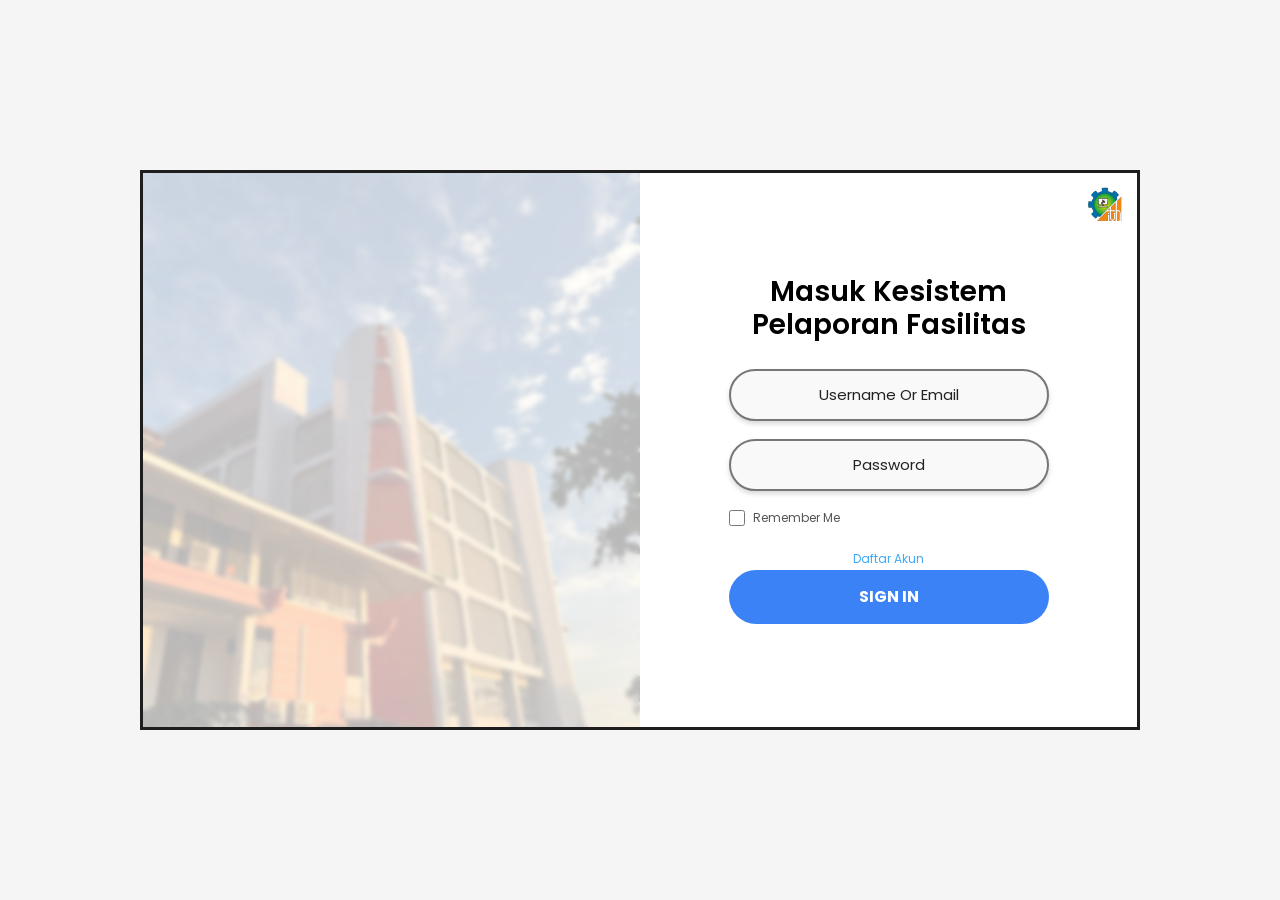
<file: Convert/index.html>
<!-- ========================= -->
<!-- index.html -->
<!-- ========================= -->
<!DOCTYPE html>
<html lang="id">
<head>
  <meta charset="UTF-8">
  <meta name="viewport" content="width=device-width, initial-scale=1.0">
  <title>Login Sistem Pelaporan</title>

  <link rel="preconnect" href="https://fonts.googleapis.com">
  <link rel="preconnect" href="https://fonts.gstatic.com" crossorigin>
  <link href="https://fonts.googleapis.com/css2?family=Poppins:wght@300;400;500;600;700&display=swap" rel="stylesheet">

  <link rel="stylesheet" href="style.css">
</head>
<body>

  <div class="container">

    <!-- LEFT SIDE -->
    <div class="left"></div>

    <!-- RIGHT SIDE -->
    <div class="right">

      <img class="logo" src="Image Login/logo.png" alt="logo">
      
      <div class="login-box">
        <div class="title">
          <h1>Masuk Kesistem<br>Pelaporan Fasilitas</h1>
        </div>

        <form action="login.php" method="POST">

        <div class="input-group">
          <input type="text" 
                name="email"
                placeholder="Username Or Email">
        </div>

        <div class="input-group">
          <input type="password" 
                name="password"
                placeholder="Password">
        </div>

        <div class="remember">
          <input type="checkbox" id="remember">
          <label for="remember">Remember Me</label>
        </div>

        <div class="forgot">
          <a href="regis(mhs).html">Daftar Akun</a>
        </div>
        <button type="submit" class="btn">
            SIGN IN
          </button>
          </form>
      </div>
    </div>
  </div>

</body>
</html>
</file>
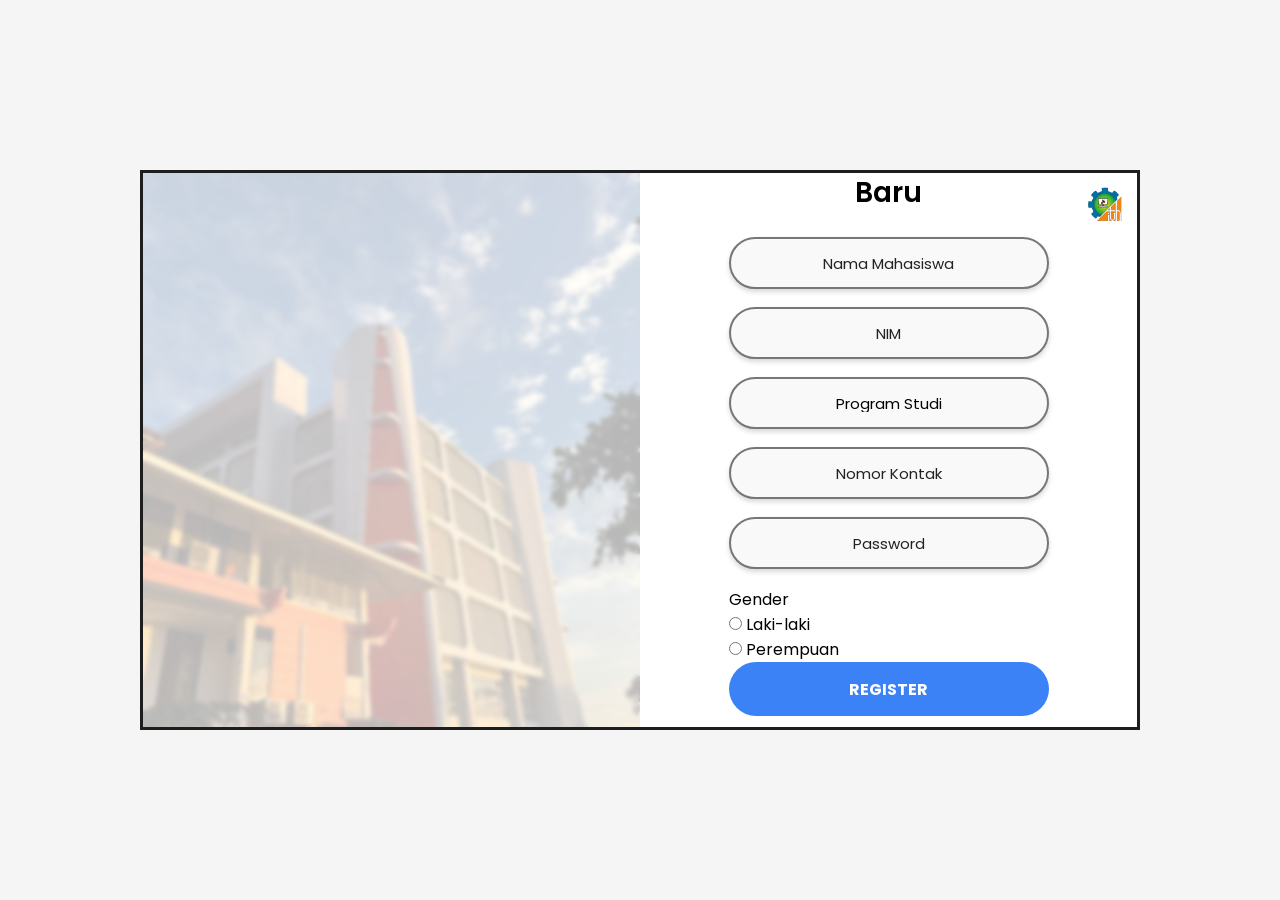
<file: Convert/regis(mhs).html>
<!-- register.html -->
<!DOCTYPE html>
<html lang="id">
<head>
  <meta charset="UTF-8">
  <meta name="viewport" content="width=device-width, initial-scale=1.0">
  <title>Register Sistem Pelaporan</title>

  <link rel="preconnect" href="https://fonts.googleapis.com">
  <link rel="preconnect" href="https://fonts.gstatic.com" crossorigin>

  <link href="https://fonts.googleapis.com/css2?family=Poppins:wght@300;400;500;600;700&display=swap" rel="stylesheet">

  <link rel="stylesheet" href="style.css">
</head>
<body>

<div class="container">

  <!-- LEFT -->
  <div class="left"></div>

  <!-- RIGHT -->
  <div class="right">

    <img class="logo" src="Image Login/logo.png" alt="logo">

    <div class="login-box">

      <div class="title">
        <h1>Buat Akun<br>Baru</h1>
      </div>

      <form action="regis(mhs).php" method="POST">

        <div class="input-group">
          <input type="text" 
                 name="nama_mhs"
                 placeholder="Nama Mahasiswa"
                 required>
        </div>

        <div class="input-group">
          <input type="text" 
                 name="nim"
                 placeholder="NIM"
                 required>
        </div>


<!-- Program studi -->
<center><div class="input-group">

  <select name="prodi" required>

    <option disabled selected value="">
      Program Studi
    </option>

    <option value="Ilmu Komputer">
      Ilmu Komputer
    </option>

    <option value="Sistem Informasi">
      Sistem Informasi
    </option>

    <option value="Matematika">
      Matematika
    </option>

    <option value="Sains Data">
      Sains Data
    </option>

  </select>

</div> </center>
          
        <div class="input-group">
          <input type="text" 
                 name="kontak"
                 placeholder="Nomor Kontak"
                 required>
        </div>

        <div class="input-group">
          <input type="password" 
                 name="sandi"
                 placeholder="Password"
                 required>
        </div>

<div class="mb-3">
   <label class="form-label d-block">Gender</label>
   <div class="form-check form-check-inline">
      <input class="form-check-input" type="radio" name="jenis_kelamin" id="laki" value="L" >
      <label class="form-check-label" for="laki">Laki-laki</label>
    </div>
    <div class="form-check form-check-inline">
       <input class="form-check-input" type="radio" name="jenis_kelamin" id="perempuan" value="P" >
       <label class="form-check-label" for="perempuan">Perempuan</label>
    </div>
</div>

        <button type="submit" class="btn">
          REGISTER
        </button>

      </form>

      <div class="forgot">
        <a href="index.html">
          Sudah punya akun? Login
        </a>
      </div>

    </div>

  </div>
</div>

</body>
</html>
</file>
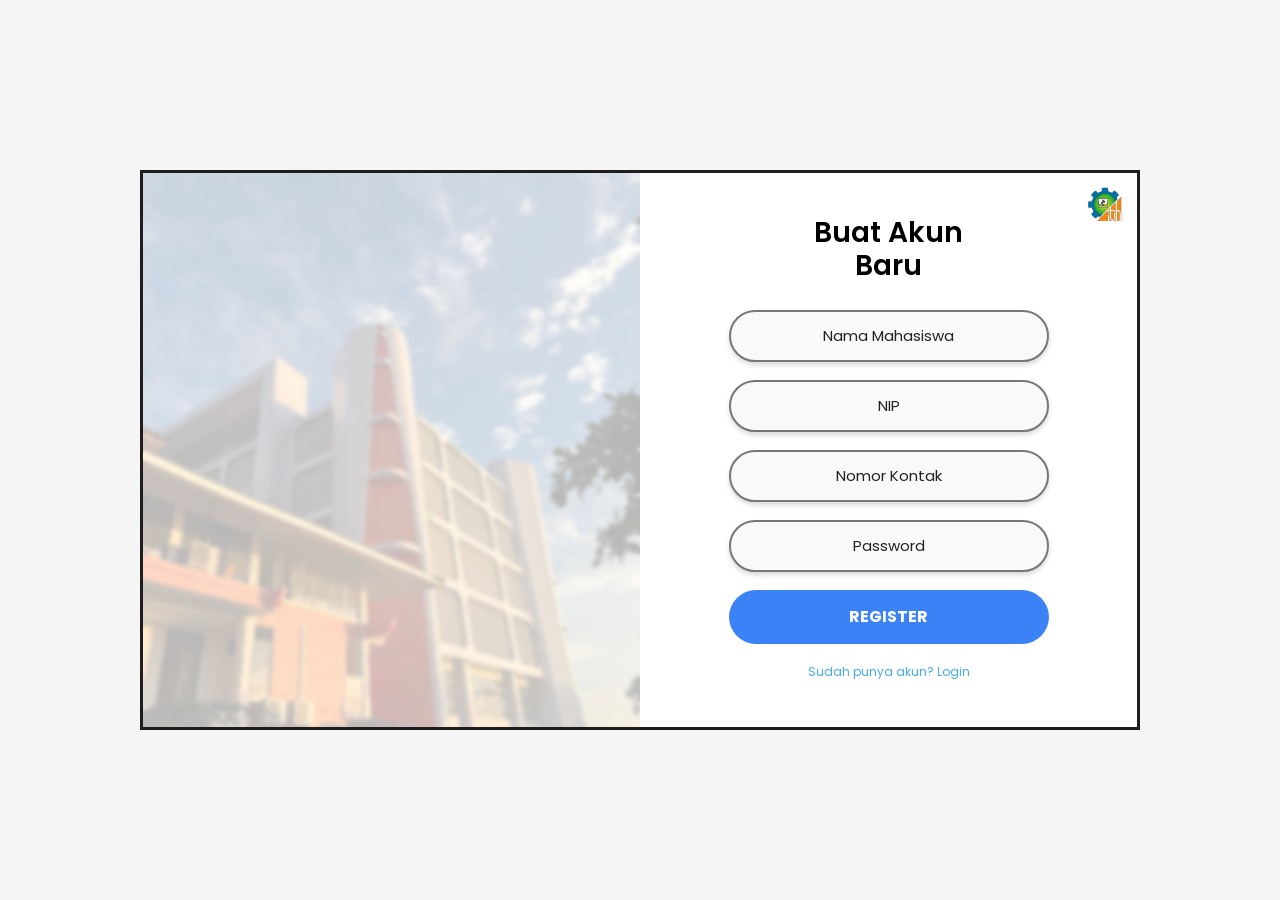
<file: Convert/regis.html>
<!-- register.html -->
<!DOCTYPE html>
<html lang="id">
<head>
  <meta charset="UTF-8">
  <meta name="viewport" content="width=device-width, initial-scale=1.0">
  <title>Register Sistem Pelaporan</title>

  <link rel="preconnect" href="https://fonts.googleapis.com">
  <link rel="preconnect" href="https://fonts.gstatic.com" crossorigin>

  <link href="https://fonts.googleapis.com/css2?family=Poppins:wght@300;400;500;600;700&display=swap" rel="stylesheet">

  <link rel="stylesheet" href="style.css">
</head>
<body>

<div class="container">

  <!-- LEFT -->
  <div class="left"></div>

  <!-- RIGHT -->
  <div class="right">

    <img class="logo" src="Image Login/logo.png" alt="logo">

    <div class="login-box">

      <div class="title">
        <h1>Buat Akun<br>Baru</h1>
      </div>

      <form action="regis.php" method="POST">

        <div class="input-group">
          <input type="text" 
                 name="nama_admin"
                 placeholder="Nama Mahasiswa"
                 required>
        </div>

        <div class="input-group">
          <input type="text" 
                 name="nip"
                 placeholder="NIP"
                 required>
        </div>

        <div class="input-group">
          <input type="text" 
                 name="kontak"
                 placeholder="Nomor Kontak"
                 required>
        </div>

        <div class="input-group">
          <input type="password" 
                 name="sandi"
                 placeholder="Password"
                 required>
        </div>

        <button type="submit" class="btn">
          REGISTER
        </button>

      </form>

      <div class="forgot">
        <a href="index.html">
          Sudah punya akun? Login
        </a>
      </div>

    </div>

  </div>
</div>

</body>
</html>
</file>
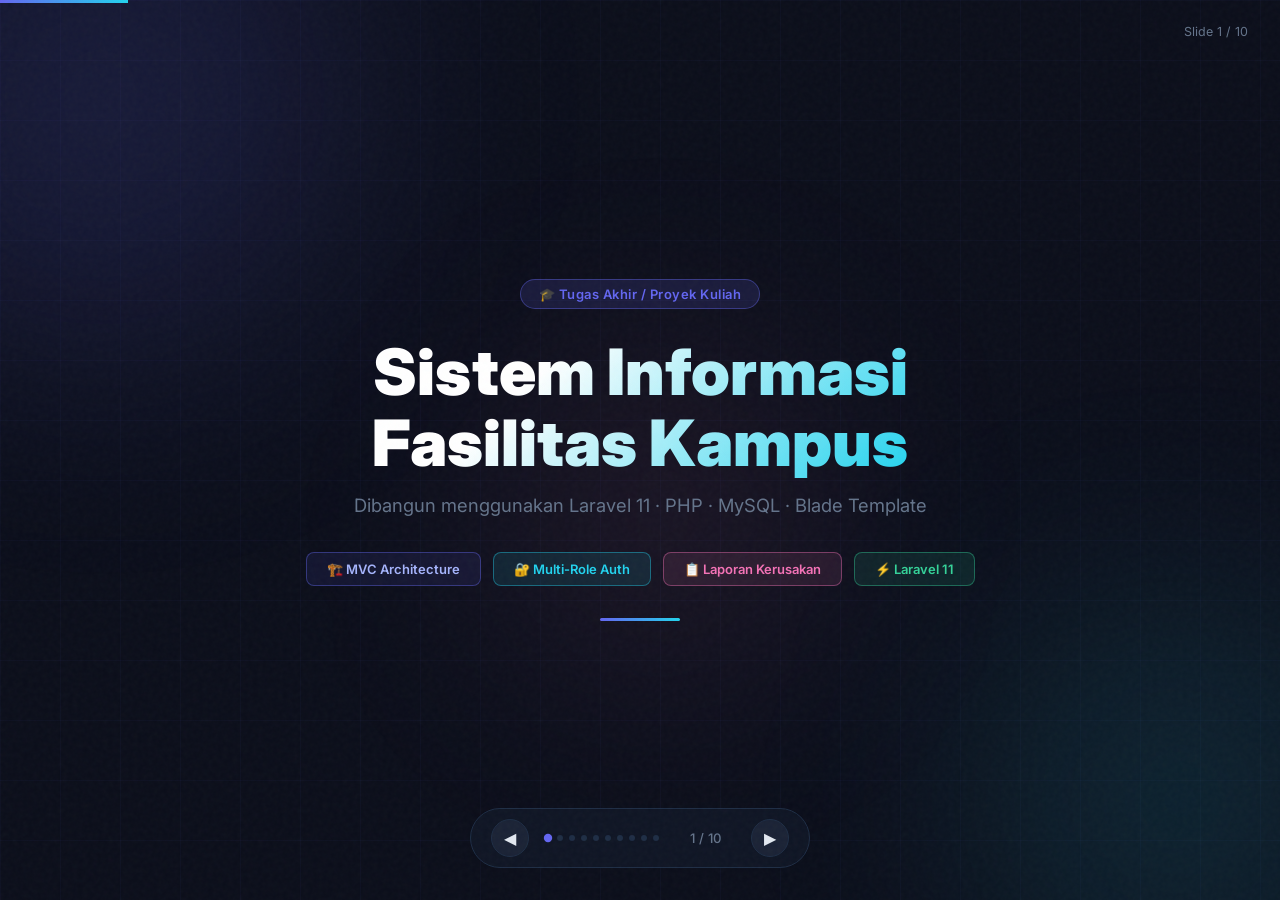
<file: public/presentasi.html>
<!DOCTYPE html>
<html lang="id">
<head>
  <meta charset="UTF-8" />
  <meta name="viewport" content="width=device-width, initial-scale=1.0"/>
  <title>Sistem Informasi Fasilitas Kampus — Laravel</title>
  <link href="https://fonts.googleapis.com/css2?family=Inter:wght@300;400;500;600;700;800;900&family=Fira+Code:wght@400;500&display=swap" rel="stylesheet"/>
  <style>
    *, *::before, *::after { box-sizing: border-box; margin: 0; padding: 0; }

    :root {
      --bg:       #0b0e1a;
      --surface:  #111827;
      --card:     #1a2235;
      --border:   #1e2d45;
      --accent1:  #6366f1;
      --accent2:  #22d3ee;
      --accent3:  #f472b6;
      --accent4:  #34d399;
      --text:     #e2e8f0;
      --muted:    #64748b;
      --white:    #ffffff;
    }

    html, body {
      height: 100%;
      font-family: 'Inter', sans-serif;
      background: var(--bg);
      color: var(--text);
      overflow: hidden;
    }

    /* ── DECK WRAPPER ── */
    #deck {
      width: 100vw;
      height: 100vh;
      position: relative;
    }

    /* ── SLIDE BASE ── */
    .slide {
      position: absolute;
      inset: 0;
      display: flex;
      flex-direction: column;
      justify-content: center;
      align-items: center;
      padding: 60px 80px;
      opacity: 0;
      pointer-events: none;
      transition: opacity .5s ease, transform .5s ease;
      transform: translateX(60px);
    }
    .slide.active {
      opacity: 1;
      pointer-events: all;
      transform: translateX(0);
    }
    .slide.exit {
      opacity: 0;
      transform: translateX(-60px);
    }

    /* ── GLOBAL NOISE OVERLAY ── */
    body::before {
      content: '';
      position: fixed;
      inset: 0;
      background-image: url("data:image/svg+xml,%3Csvg viewBox='0 0 200 200' xmlns='http://www.w3.org/2000/svg'%3E%3Cfilter id='n'%3E%3CfeTurbulence type='fractalNoise' baseFrequency='0.9' numOctaves='4' stitchTiles='stitch'/%3E%3C/filter%3E%3Crect width='100%25' height='100%25' filter='url(%23n)' opacity='0.03'/%3E%3C/svg%3E");
      pointer-events: none;
      z-index: 999;
    }

    /* ── GRID DECORATION ── */
    .grid-bg {
      position: fixed;
      inset: 0;
      background-image:
        linear-gradient(rgba(99,102,241,.04) 1px, transparent 1px),
        linear-gradient(90deg, rgba(99,102,241,.04) 1px, transparent 1px);
      background-size: 60px 60px;
      pointer-events: none;
    }

    /* ── GLOW BLOBS ── */
    .blob {
      position: fixed;
      border-radius: 50%;
      filter: blur(120px);
      pointer-events: none;
      z-index: 0;
    }
    .blob-1 { width: 500px; height: 500px; background: rgba(99,102,241,.15); top: -150px; left: -150px; }
    .blob-2 { width: 400px; height: 400px; background: rgba(34,211,238,.12); bottom: -100px; right: -100px; }
    .blob-3 { width: 300px; height: 300px; background: rgba(244,114,182,.10); top: 40%; left: 40%; }

    /* ── CONTENT Z ── */
    .slide > * { position: relative; z-index: 1; }

    /* ── SLIDE 1 — COVER ── */
    #s1 { text-align: center; }
    #s1 .badge {
      display: inline-flex; align-items: center; gap: 8px;
      background: rgba(99,102,241,.15);
      border: 1px solid rgba(99,102,241,.4);
      border-radius: 999px;
      padding: 6px 18px;
      font-size: 13px; font-weight: 600; color: var(--accent1);
      letter-spacing: .5px;
      margin-bottom: 28px;
      animation: fadeDown .6s .2s both;
    }
    #s1 h1 {
      font-size: clamp(2.2rem, 5vw, 4rem);
      font-weight: 900;
      line-height: 1.1;
      background: linear-gradient(135deg, var(--white) 30%, var(--accent2));
      -webkit-background-clip: text; -webkit-text-fill-color: transparent;
      animation: fadeDown .6s .3s both;
    }
    #s1 .subtitle {
      margin-top: 16px;
      font-size: 1.15rem; color: var(--muted); font-weight: 400;
      animation: fadeDown .6s .4s both;
    }
    #s1 .tags {
      display: flex; gap: 12px; flex-wrap: wrap; justify-content: center;
      margin-top: 36px;
      animation: fadeDown .6s .5s both;
    }
    .tag {
      padding: 8px 20px;
      border-radius: 8px;
      font-size: 13px; font-weight: 600;
      border: 1px solid;
    }
    .tag-purple { background: rgba(99,102,241,.1); border-color: rgba(99,102,241,.4); color: #a5b4fc; }
    .tag-cyan   { background: rgba(34,211,238,.1); border-color: rgba(34,211,238,.4); color: var(--accent2); }
    .tag-pink   { background: rgba(244,114,182,.1); border-color: rgba(244,114,182,.4); color: var(--accent3); }
    .tag-green  { background: rgba(52,211,153,.1); border-color: rgba(52,211,153,.4); color: var(--accent4); }
    #s1 .line {
      width: 80px; height: 3px;
      background: linear-gradient(90deg, var(--accent1), var(--accent2));
      border-radius: 2px;
      margin: 32px auto 0;
      animation: fadeDown .6s .6s both;
    }

    /* ── SLIDE 2 — APA ITU LARAVEL ── */
    .slide-title {
      font-size: 2.2rem; font-weight: 800;
      margin-bottom: 8px;
      background: linear-gradient(135deg, var(--white), var(--accent2));
      -webkit-background-clip: text; -webkit-text-fill-color: transparent;
    }
    .slide-sub {
      color: var(--muted); font-size: .95rem; margin-bottom: 40px;
    }
    .mvc-grid {
      display: grid;
      grid-template-columns: repeat(3, 1fr);
      gap: 20px;
      width: 100%;
      max-width: 900px;
    }
    .mvc-card {
      background: var(--card);
      border: 1px solid var(--border);
      border-radius: 16px;
      padding: 28px 22px;
      text-align: center;
      transition: transform .25s, border-color .25s;
    }
    .mvc-card:hover { transform: translateY(-4px); border-color: var(--accent1); }
    .mvc-icon { font-size: 2.4rem; margin-bottom: 12px; }
    .mvc-title { font-size: 1rem; font-weight: 700; margin-bottom: 6px; color: var(--white); }
    .mvc-desc { font-size: .83rem; color: var(--muted); line-height: 1.5; }
    .mvc-badge {
      display: inline-block; margin-top: 10px;
      font-size: .72rem; font-weight: 700; padding: 3px 10px;
      border-radius: 999px; letter-spacing: .5px;
    }
    .b-purple { background: rgba(99,102,241,.2); color: #a5b4fc; }
    .b-cyan   { background: rgba(34,211,238,.2); color: var(--accent2); }
    .b-pink   { background: rgba(244,114,182,.2); color: var(--accent3); }
    .b-green  { background: rgba(52,211,153,.2); color: var(--accent4); }
    .b-orange { background: rgba(251,146,60,.2); color: #fb923c; }
    .b-yellow { background: rgba(250,204,21,.2); color: #facc15; }

    /* ── SLIDE 3 — DATABASE ── */
    .db-wrap {
      display: flex; gap: 40px; align-items: flex-start;
      width: 100%; max-width: 950px;
    }
    .db-left { flex: 1; }
    .db-right { flex: 1; }
    .db-table {
      background: var(--card);
      border: 1px solid var(--border);
      border-radius: 12px;
      overflow: hidden;
      margin-bottom: 16px;
    }
    .db-header {
      padding: 10px 16px;
      font-size: .82rem; font-weight: 700; letter-spacing: .5px;
      display: flex; align-items: center; gap: 8px;
    }
    .db-header.purple { background: rgba(99,102,241,.15); color: #a5b4fc; }
    .db-header.cyan   { background: rgba(34,211,238,.15); color: var(--accent2); }
    .db-header.green  { background: rgba(52,211,153,.15); color: var(--accent4); }
    .db-header.pink   { background: rgba(244,114,182,.15); color: var(--accent3); }
    .db-header.orange { background: rgba(251,146,60,.15); color: #fb923c; }
    .db-fields {
      padding: 10px 16px;
      font-family: 'Fira Code', monospace;
      font-size: .76rem;
      color: var(--muted);
      line-height: 1.8;
    }
    .db-fields .key { color: #a5b4fc; }
    .db-fields .type { color: var(--accent4); }
    .db-arrow {
      color: var(--muted); font-size: .8rem; text-align: center;
      margin: 4px 0; letter-spacing: 1px;
    }

    /* ── SLIDE 4 — ROLES ── */
    .roles-wrap {
      display: flex; gap: 24px; width: 100%; max-width: 900px;
    }
    .role-card {
      flex: 1;
      background: var(--card);
      border: 1px solid var(--border);
      border-radius: 20px;
      padding: 32px 28px;
      transition: transform .25s, border-color .25s;
    }
    .role-card:hover { transform: translateY(-5px); }
    .role-card.admin-card { border-color: rgba(99,102,241,.4); }
    .role-card.mhs-card   { border-color: rgba(34,211,238,.4); }
    .role-icon { font-size: 3rem; margin-bottom: 16px; }
    .role-name { font-size: 1.3rem; font-weight: 800; margin-bottom: 4px; }
    .role-sub  { font-size: .82rem; color: var(--muted); margin-bottom: 20px; }
    .role-list { list-style: none; }
    .role-list li {
      font-size: .85rem; color: var(--muted);
      padding: 7px 0;
      border-bottom: 1px solid var(--border);
      display: flex; align-items: center; gap: 8px;
    }
    .role-list li:last-child { border-bottom: none; }
    .role-list .dot { width: 7px; height: 7px; border-radius: 50%; flex-shrink: 0; }
    .dot-purple { background: var(--accent1); }
    .dot-cyan   { background: var(--accent2); }

    /* ── SLIDE 5 — ROUTES ── */
    .routes-grid {
      display: grid; grid-template-columns: 1fr 1fr; gap: 20px;
      width: 100%; max-width: 950px;
    }
    .route-group {
      background: var(--card);
      border: 1px solid var(--border);
      border-radius: 14px;
      overflow: hidden;
    }
    .route-group-header {
      padding: 10px 16px;
      font-size: .78rem; font-weight: 700; letter-spacing: .5px;
      display: flex; align-items: center; gap: 8px;
    }
    .rg-auth    { background: rgba(99,102,241,.12); color: #a5b4fc; }
    .rg-admin   { background: rgba(244,114,182,.12); color: var(--accent3); }
    .rg-mhs     { background: rgba(34,211,238,.12); color: var(--accent2); }
    .rg-reg     { background: rgba(52,211,153,.12); color: var(--accent4); }
    .route-item {
      display: flex; align-items: flex-start; gap: 10px;
      padding: 8px 16px;
      border-bottom: 1px solid var(--border);
      font-size: .78rem;
    }
    .route-item:last-child { border-bottom: none; }
    .method {
      font-family: 'Fira Code', monospace;
      font-weight: 700; font-size: .7rem;
      padding: 2px 7px; border-radius: 4px;
      flex-shrink: 0; margin-top: 1px;
    }
    .m-get    { background: rgba(52,211,153,.15); color: var(--accent4); }
    .m-post   { background: rgba(99,102,241,.15); color: #a5b4fc; }
    .m-delete { background: rgba(244,114,182,.15); color: var(--accent3); }
    .route-path {
      font-family: 'Fira Code', monospace;
      color: var(--text); font-size: .75rem; line-height: 1.4;
    }
    .route-desc { color: var(--muted); font-size: .72rem; margin-top: 2px; }

    /* ── SLIDE 6 — ALUR LOGIN ── */
    .flow-wrap {
      display: flex; flex-direction: column; gap: 0;
      width: 100%; max-width: 820px;
    }
    .flow-row {
      display: flex; align-items: center; gap: 0;
    }
    .flow-step {
      flex: 1;
      background: var(--card);
      border: 1px solid var(--border);
      border-radius: 12px;
      padding: 14px 18px;
      text-align: center;
      transition: border-color .25s;
    }
    .flow-step:hover { border-color: var(--accent1); }
    .flow-step .step-num {
      width: 26px; height: 26px; border-radius: 50%;
      background: rgba(99,102,241,.2);
      color: #a5b4fc; font-size: .72rem; font-weight: 700;
      display: flex; align-items: center; justify-content: center;
      margin: 0 auto 8px;
    }
    .flow-step .step-label { font-size: .82rem; font-weight: 600; color: var(--white); }
    .flow-step .step-desc  { font-size: .72rem; color: var(--muted); margin-top: 4px; }
    .flow-arrow {
      color: var(--accent1); font-size: 1.4rem; padding: 0 6px; flex-shrink: 0;
    }
    .flow-connector {
      width: 2px; background: var(--border); height: 16px;
      margin: 0 auto;
    }
    .flow-split {
      display: flex; gap: 16px; width: 100%; margin-top: 0;
    }
    .flow-outcome {
      flex: 1;
      background: var(--card);
      border: 1px solid var(--border);
      border-radius: 12px;
      padding: 12px 14px;
      text-align: center;
    }
    .outcome-success { border-color: rgba(52,211,153,.4); }
    .outcome-fail    { border-color: rgba(244,114,182,.4); }
    .outcome-label { font-size: .78rem; font-weight: 600; }
    .oc-green { color: var(--accent4); }
    .oc-pink  { color: var(--accent3); }
    .outcome-desc { font-size: .7rem; color: var(--muted); margin-top: 4px; }

    /* ── SLIDE 7 — MIDDLEWARE ── */
    .mw-wrap {
      display: flex; flex-direction: column; gap: 14px;
      width: 100%; max-width: 800px;
    }
    .mw-step {
      background: var(--card);
      border: 1px solid var(--border);
      border-radius: 14px;
      padding: 18px 24px;
      display: flex; align-items: center; gap: 18px;
    }
    .mw-icon { font-size: 1.8rem; flex-shrink: 0; }
    .mw-content { flex: 1; }
    .mw-title { font-size: .95rem; font-weight: 700; color: var(--white); }
    .mw-desc  { font-size: .82rem; color: var(--muted); margin-top: 4px; }
    .mw-badge-wrap { display: flex; gap: 8px; flex-wrap: wrap; margin-top: 8px; }
    .mw-code {
      font-family: 'Fira Code', monospace;
      font-size: .78rem;
      background: rgba(99,102,241,.1);
      border: 1px solid rgba(99,102,241,.3);
      border-radius: 8px;
      padding: 10px 16px;
      color: #a5b4fc; width: 100%;
      margin-top: 8px;
    }

    /* ── SLIDE 8 — STATUS FITUR ── */
    .status-grid {
      display: grid; grid-template-columns: 1fr 1fr; gap: 16px;
      width: 100%; max-width: 900px;
    }
    .status-card {
      background: var(--card);
      border: 1px solid var(--border);
      border-radius: 14px;
      padding: 20px;
    }
    .status-card h4 {
      font-size: .88rem; font-weight: 700;
      margin-bottom: 14px;
      display: flex; align-items: center; gap: 8px;
    }
    .status-item {
      display: flex; align-items: flex-start; gap: 10px;
      padding: 7px 0;
      border-bottom: 1px solid var(--border);
      font-size: .8rem;
    }
    .status-item:last-child { border-bottom: none; }
    .check { flex-shrink: 0; margin-top: 1px; }
    .s-done    { color: var(--accent4); }
    .s-todo    { color: var(--accent3); }
    .s-warn    { color: #fb923c; }
    .item-label { color: var(--text); }
    .item-note  { color: var(--muted); font-size: .72rem; }

    /* ── SLIDE 9 — KODE KUNCI ── */
    .code-grid {
      display: grid; grid-template-columns: 1fr 1fr; gap: 16px;
      width: 100%; max-width: 950px;
    }
    .code-block {
      background: #0d1117;
      border: 1px solid var(--border);
      border-radius: 14px;
      overflow: hidden;
    }
    .code-header {
      padding: 10px 16px;
      background: var(--card);
      font-size: .75rem; font-weight: 700;
      display: flex; align-items: center; gap: 8px;
      border-bottom: 1px solid var(--border);
    }
    .code-dot { width: 10px; height: 10px; border-radius: 50%; }
    .cd-red    { background: #ff5f57; }
    .cd-yellow { background: #febc2e; }
    .cd-green  { background: #28c840; }
    pre {
      padding: 14px 16px;
      font-family: 'Fira Code', monospace;
      font-size: .74rem;
      line-height: 1.7;
      color: #e2e8f0;
      overflow: auto;
    }
    .kw  { color: #c792ea; }   /* keyword */
    .fn  { color: #82aaff; }   /* function */
    .str { color: #c3e88d; }   /* string */
    .cm  { color: #546e7a; }   /* comment */
    .cl  { color: #ffcb6b; }   /* class */

    /* ── SLIDE 10 — PENUTUP ── */
    #s10 { text-align: center; }
    #s10 h2 {
      font-size: 2.8rem; font-weight: 900;
      background: linear-gradient(135deg, var(--white), var(--accent2));
      -webkit-background-clip: text; -webkit-text-fill-color: transparent;
      margin-bottom: 12px;
    }
    .closing-grid {
      display: grid; grid-template-columns: repeat(3,1fr); gap: 20px;
      width: 100%; max-width: 800px; margin-top: 36px;
    }
    .closing-card {
      background: var(--card);
      border: 1px solid var(--border);
      border-radius: 16px;
      padding: 24px 20px; text-align: center;
      transition: transform .25s, border-color .25s;
    }
    .closing-card:hover { transform: translateY(-4px); border-color: var(--accent1); }
    .cc-icon { font-size: 2rem; margin-bottom: 10px; }
    .cc-title { font-size: .88rem; font-weight: 700; color: var(--white); margin-bottom: 4px; }
    .cc-desc  { font-size: .76rem; color: var(--muted); }

    /* ── NAVIGATION ── */
    #nav {
      position: fixed; bottom: 32px; left: 50%; transform: translateX(-50%);
      display: flex; align-items: center; gap: 16px;
      background: rgba(17,24,39,.8);
      border: 1px solid var(--border);
      border-radius: 999px;
      padding: 10px 20px;
      backdrop-filter: blur(12px);
      z-index: 100;
    }
    .nav-btn {
      width: 38px; height: 38px; border-radius: 50%;
      background: var(--card); border: 1px solid var(--border);
      color: var(--text); font-size: 1rem; cursor: pointer;
      display: flex; align-items: center; justify-content: center;
      transition: background .2s, border-color .2s, transform .15s;
    }
    .nav-btn:hover { background: var(--accent1); border-color: var(--accent1); color: #fff; transform: scale(1.1); }
    #slide-counter {
      font-size: .82rem; color: var(--muted); min-width: 60px; text-align: center;
      font-weight: 500;
    }
    .dots { display: flex; gap: 6px; }
    .dot-nav {
      width: 6px; height: 6px; border-radius: 50%;
      background: var(--border); transition: background .3s, transform .3s; cursor: pointer;
    }
    .dot-nav.active { background: var(--accent1); transform: scale(1.4); }

    /* ── ANIMATIONS ── */
    @keyframes fadeDown {
      from { opacity: 0; transform: translateY(-18px); }
      to   { opacity: 1; transform: translateY(0); }
    }

    /* ── PROGRESS BAR ── */
    #progress {
      position: fixed; top: 0; left: 0; height: 3px;
      background: linear-gradient(90deg, var(--accent1), var(--accent2));
      transition: width .4s ease;
      z-index: 200;
    }

    /* ── SLIDE NUMBER ── */
    #slide-num-badge {
      position: fixed; top: 24px; right: 32px;
      font-size: .78rem; color: var(--muted);
      z-index: 100;
    }

    /* scrollable in slides */
    .slide-scroll { overflow-y: auto; max-height: calc(100vh - 140px); width: 100%; }
    .slide-scroll::-webkit-scrollbar { width: 4px; }
    .slide-scroll::-webkit-scrollbar-track { background: transparent; }
    .slide-scroll::-webkit-scrollbar-thumb { background: var(--border); border-radius: 2px; }
  </style>
</head>
<body>

<div class="grid-bg"></div>
<div class="blob blob-1"></div>
<div class="blob blob-2"></div>
<div class="blob blob-3"></div>

<div id="progress"></div>
<div id="slide-num-badge">Slide <span id="cur">1</span> / <span id="tot">10</span></div>

<div id="deck">

  <!-- ═══ SLIDE 1 — COVER ═══ -->
  <div class="slide active" id="s1">
    <div class="badge">🎓 Tugas Akhir / Proyek Kuliah</div>
    <h1>Sistem Informasi<br>Fasilitas Kampus</h1>
    <p class="subtitle">Dibangun menggunakan Laravel 11 · PHP · MySQL · Blade Template</p>
    <div class="tags">
      <span class="tag tag-purple">🏗️ MVC Architecture</span>
      <span class="tag tag-cyan">🔐 Multi-Role Auth</span>
      <span class="tag tag-pink">📋 Laporan Kerusakan</span>
      <span class="tag tag-green">⚡ Laravel 11</span>
    </div>
    <div class="line"></div>
  </div>

  <!-- ═══ SLIDE 2 — APA ITU LARAVEL ═══ -->
  <div class="slide" id="s2">
    <h2 class="slide-title">Apa itu Laravel?</h2>
    <p class="slide-sub">Framework PHP dengan pola arsitektur MVC — terstruktur, elegan, dan produktif</p>
    <div class="mvc-grid">
      <div class="mvc-card">
        <div class="mvc-icon">🗄️</div>
        <div class="mvc-title">Model</div>
        <div class="mvc-desc">Berkomunikasi langsung dengan database. Mengambil, menyimpan, dan mengubah data.</div>
        <span class="mvc-badge b-purple">Eloquent ORM</span>
      </div>
      <div class="mvc-card">
        <div class="mvc-icon">🖥️</div>
        <div class="mvc-title">View</div>
        <div class="mvc-desc">Tampilan yang dilihat pengguna di browser. Menggunakan template Blade.</div>
        <span class="mvc-badge b-cyan">.blade.php</span>
      </div>
      <div class="mvc-card">
        <div class="mvc-icon">⚙️</div>
        <div class="mvc-title">Controller</div>
        <div class="mvc-desc">Manajer/jembatan. Menerima request, proses logika, kirim data ke View.</div>
        <span class="mvc-badge b-pink">Business Logic</span>
      </div>
      <div class="mvc-card">
        <div class="mvc-icon">🗺️</div>
        <div class="mvc-title">Routes</div>
        <div class="mvc-desc">Resepsionis. Menentukan Controller mana yang dipanggil saat URL diakses.</div>
        <span class="mvc-badge b-green">web.php</span>
      </div>
      <div class="mvc-card">
        <div class="mvc-icon">🛡️</div>
        <div class="mvc-title">Middleware</div>
        <div class="mvc-desc">Satpam. Mengecek izin dan autentikasi sebelum masuk ke halaman.</div>
        <span class="mvc-badge b-orange">Auth & Role</span>
      </div>
      <div class="mvc-card">
        <div class="mvc-icon">📐</div>
        <div class="mvc-title">Migration</div>
        <div class="mvc-desc">Blueprint database. Mendefinisikan struktur tabel via kode PHP.</div>
        <span class="mvc-badge b-yellow">Schema Builder</span>
      </div>
    </div>
  </div>

  <!-- ═══ SLIDE 3 — DATABASE ═══ -->
  <div class="slide" id="s3">
    <h2 class="slide-title">Struktur Database</h2>
    <p class="slide-sub">8 tabel yang saling berkaitan untuk mengelola seluruh data aplikasi</p>
    <div class="db-wrap">
      <div class="db-left">
        <div class="db-table">
          <div class="db-header purple">🔑 user — Tabel Login Utama</div>
          <div class="db-fields">
            <span class="key">id_user</span> · <span class="type">INT PK</span><br>
            username · <span class="type">VARCHAR UNIQUE</span><br>
            password · <span class="type">VARCHAR (hashed)</span><br>
            role · <span class="type">ENUM</span> (super_admin | admin | teknisi | dosen | mahasiswa)
          </div>
        </div>
        <div class="db-arrow">↓ profil detail</div>
        <div class="db-table">
          <div class="db-header cyan">👨‍🎓 mahasiswa</div>
          <div class="db-fields">
            id_mahasiswa · Nim · Nama_mahasiswa<br>
            prodi · agama · jenis_kelamin<br>
            tanggal_lahir · ukm · foto_profil
          </div>
        </div>
        <div class="db-table" style="margin-top:10px">
          <div class="db-header green">👩‍💼 admin</div>
          <div class="db-fields">
            id_admin · nip · nama_admin · kontak
          </div>
        </div>
      </div>
      <div class="db-right">
        <div class="db-table">
          <div class="db-header orange">🔧 teknisi</div>
          <div class="db-fields">
            id_teknisi · nama_teknisi · bidang_keahlian · kontak
          </div>
        </div>
        <div class="db-table" style="margin-top:10px">
          <div class="db-header pink">📦 kategori_fasilitas</div>
          <div class="db-fields">
            id_kategori · nama_kategori<br>
            <span class="type">(meja|kursi|ac|tv|dinding|lantai...)</span>
          </div>
        </div>
        <div class="db-table" style="margin-top:10px">
          <div class="db-header purple">📍 lokasi_fasilitas</div>
          <div class="db-fields">
            id_lokasi · nama_ruangan · nama_gedung · Ruangan
          </div>
        </div>
        <div class="db-table" style="margin-top:10px">
          <div class="db-header cyan">📋 laporan + riwayat_status</div>
          <div class="db-fields">
            Tingkat_Kerusakan: Rendah|Sedang|Parah<br>
            Status_terkini: Sedang Diperbaiki|Selesai
          </div>
        </div>
      </div>
    </div>
  </div>

  <!-- ═══ SLIDE 4 — ROLES ═══ -->
  <div class="slide" id="s4">
    <h2 class="slide-title">Sistem Multi-Role</h2>
    <p class="slide-sub">5 jenis pengguna dengan hak akses berbeda — dikelola melalui satu tabel login</p>
    <div class="roles-wrap">
      <div class="role-card admin-card">
        <div class="role-icon">👩‍💼</div>
        <div class="role-name" style="color:#a5b4fc">Admin Panel</div>
        <div class="role-sub">Akses ke <code style="color:#a5b4fc">/admin/*</code></div>
        <ul class="role-list">
          <li><span class="dot dot-purple"></span><strong style="color:#e2e8f0">super_admin</strong> — akses penuh</li>
          <li><span class="dot dot-purple"></span><strong style="color:#e2e8f0">admin</strong> — kelola data mahasiswa</li>
          <li><span class="dot dot-purple"></span><strong style="color:#e2e8f0">teknisi</strong> — lihat & update laporan</li>
          <li><span class="dot dot-purple"></span>Lihat daftar semua mahasiswa</li>
          <li><span class="dot dot-purple"></span>Hapus data mahasiswa & akun</li>
          <li><span class="dot dot-purple"></span>Dashboard statistik admin</li>
        </ul>
      </div>
      <div class="role-card mhs-card">
        <div class="role-icon">👨‍🎓</div>
        <div class="role-name" style="color:var(--accent2)">Mahasiswa / Dosen</div>
        <div class="role-sub">Akses ke <code style="color:var(--accent2)">/mahasiswa/*</code></div>
        <ul class="role-list">
          <li><span class="dot dot-cyan"></span><strong style="color:#e2e8f0">mahasiswa</strong> — pengguna umum</li>
          <li><span class="dot dot-cyan"></span><strong style="color:#e2e8f0">dosen</strong> — hak sama dengan mahasiswa</li>
          <li><span class="dot dot-cyan"></span>Lihat & edit biodata profil</li>
          <li><span class="dot dot-cyan"></span>Upload foto profil</li>
          <li><span class="dot dot-cyan"></span>Ganti password akun</li>
          <li><span class="dot dot-cyan"></span>Pantau status laporan kerusakan</li>
        </ul>
      </div>
    </div>
  </div>

  <!-- ═══ SLIDE 5 — ROUTES ═══ -->
  <div class="slide" id="s5">
    <h2 class="slide-title">Peta Routes Aplikasi</h2>
    <p class="slide-sub">Semua URL yang tersedia beserta method HTTP dan fungsinya</p>
    <div class="routes-grid">
      <div class="route-group">
        <div class="route-group-header rg-auth">🔐 Autentikasi</div>
        <div class="route-item"><span class="method m-get">GET</span><div><div class="route-path">/</div><div class="route-desc">Halaman login</div></div></div>
        <div class="route-item"><span class="method m-post">POST</span><div><div class="route-path">/login</div><div class="route-desc">Proses login</div></div></div>
        <div class="route-item"><span class="method m-post">POST</span><div><div class="route-path">/logout</div><div class="route-desc">Keluar dari sistem</div></div></div>
        <div class="route-item"><span class="method m-get">GET</span><div><div class="route-path">/reset-password</div><div class="route-desc">Form reset sandi</div></div></div>
        <div class="route-item"><span class="method m-post">POST</span><div><div class="route-path">/reset-password</div><div class="route-desc">Proses reset sandi</div></div></div>
      </div>
      <div class="route-group">
        <div class="route-group-header rg-reg">📝 Registrasi</div>
        <div class="route-item"><span class="method m-get">GET</span><div><div class="route-path">/register</div><div class="route-desc">Form daftar admin</div></div></div>
        <div class="route-item"><span class="method m-post">POST</span><div><div class="route-path">/register</div><div class="route-desc">Proses daftar admin</div></div></div>
        <div class="route-item"><span class="method m-get">GET</span><div><div class="route-path">/register/mahasiswa</div><div class="route-desc">Form daftar mahasiswa</div></div></div>
        <div class="route-item"><span class="method m-post">POST</span><div><div class="route-path">/register/mahasiswa</div><div class="route-desc">Proses daftar mahasiswa</div></div></div>
      </div>
      <div class="route-group">
        <div class="route-group-header rg-admin">👩‍💼 Admin Panel <small style="opacity:.6">[auth + role]</small></div>
        <div class="route-item"><span class="method m-get">GET</span><div><div class="route-path">/admin/dashboard</div><div class="route-desc">Dashboard admin</div></div></div>
        <div class="route-item"><span class="method m-get">GET</span><div><div class="route-path">/admin/mahasiswa</div><div class="route-desc">Daftar semua mahasiswa</div></div></div>
        <div class="route-item"><span class="method m-delete">DEL</span><div><div class="route-path">/admin/mahasiswa/{id}</div><div class="route-desc">Hapus mahasiswa + akun</div></div></div>
      </div>
      <div class="route-group">
        <div class="route-group-header rg-mhs">👨‍🎓 Mahasiswa <small style="opacity:.6">[auth + role]</small></div>
        <div class="route-item"><span class="method m-get">GET</span><div><div class="route-path">/mahasiswa/dashboard</div><div class="route-desc">Dashboard mahasiswa</div></div></div>
        <div class="route-item"><span class="method m-get">GET</span><div><div class="route-path">/mahasiswa/biodata/{id}</div><div class="route-desc">Form edit biodata</div></div></div>
        <div class="route-item"><span class="method m-post">POST</span><div><div class="route-path">/mahasiswa/biodata/{id}</div><div class="route-desc">Simpan biodata + foto</div></div></div>
        <div class="route-item"><span class="method m-get">GET</span><div><div class="route-path">/mahasiswa/ganti-password</div><div class="route-desc">Form ganti sandi</div></div></div>
        <div class="route-item"><span class="method m-post">POST</span><div><div class="route-path">/mahasiswa/ganti-password</div><div class="route-desc">Proses ganti sandi</div></div></div>
      </div>
    </div>
  </div>

  <!-- ═══ SLIDE 6 — ALUR LOGIN ═══ -->
  <div class="slide" id="s6">
    <h2 class="slide-title">Alur Login</h2>
    <p class="slide-sub">Dari membuka browser hingga masuk dashboard yang tepat sesuai role</p>
    <div class="flow-wrap">
      <div class="flow-row">
        <div class="flow-step">
          <div class="step-num">1</div>
          <div class="step-label">🌐 Buka "/"</div>
          <div class="step-desc">User buka halaman utama</div>
        </div>
        <div class="flow-arrow">→</div>
        <div class="flow-step">
          <div class="step-num">2</div>
          <div class="step-label">🛡️ Cek Login</div>
          <div class="step-desc">Auth::check() — sudah login?</div>
        </div>
        <div class="flow-arrow">→</div>
        <div class="flow-step">
          <div class="step-num">3</div>
          <div class="step-label">📋 Form Login</div>
          <div class="step-desc">Tampilkan auth/login.blade.php</div>
        </div>
        <div class="flow-arrow">→</div>
        <div class="flow-step">
          <div class="step-num">4</div>
          <div class="step-label">📤 Submit</div>
          <div class="step-desc">POST /login → AuthController</div>
        </div>
      </div>
      <div class="flow-connector"></div>
      <div class="flow-row">
        <div class="flow-step" style="flex:none;width:220px">
          <div class="step-num">5</div>
          <div class="step-label">🔑 Auth::attempt()</div>
          <div class="step-desc">Cocokkan username+password dengan DB</div>
        </div>
        <div class="flow-arrow" style="color:var(--accent3)">→ ❌</div>
        <div class="flow-outcome outcome-fail">
          <div class="outcome-label oc-pink">GAGAL</div>
          <div class="outcome-desc">Kembali ke form<br>+ pesan error</div>
        </div>
        <div style="width:20px"></div>
        <div class="flow-arrow" style="color:var(--accent4)">✅ →</div>
        <div class="flow-outcome outcome-success" style="flex:2">
          <div class="outcome-label oc-green">BERHASIL → Cek Role</div>
          <div class="outcome-desc" style="display:flex;gap:12px;justify-content:center;margin-top:6px">
            <span class="tag tag-purple" style="font-size:.7rem;padding:4px 10px">admin/super_admin/teknisi → /admin/dashboard</span>
            <span class="tag tag-cyan" style="font-size:.7rem;padding:4px 10px">mahasiswa/dosen → /mahasiswa/dashboard</span>
          </div>
        </div>
      </div>
    </div>
  </div>

  <!-- ═══ SLIDE 7 — MIDDLEWARE ═══ -->
  <div class="slide" id="s7">
    <h2 class="slide-title">Sistem Keamanan — Middleware</h2>
    <p class="slide-sub">RoleMiddleware bertindak sebagai satpam yang mengecek setiap request sebelum masuk</p>
    <div class="mw-wrap">
      <div class="mw-step">
        <div class="mw-icon">🌐</div>
        <div class="mw-content">
          <div class="mw-title">Request Masuk ke URL Terproteksi</div>
          <div class="mw-desc">Misal: <code style="color:#a5b4fc">/admin/dashboard</code> atau <code style="color:var(--accent2)">/mahasiswa/biodata/1</code></div>
        </div>
      </div>
      <div style="text-align:center;color:var(--accent1);font-size:1.2rem">↓</div>
      <div class="mw-step">
        <div class="mw-icon">🛡️</div>
        <div class="mw-content">
          <div class="mw-title">Middleware: <code>auth</code> — Sudah Login?</div>
          <div class="mw-desc">Jika belum login → redirect ke <code>/</code> (halaman login)</div>
          <div class="mw-code">if (!Auth::check()) return redirect('/');</div>
        </div>
      </div>
      <div style="text-align:center;color:var(--accent1);font-size:1.2rem">↓</div>
      <div class="mw-step">
        <div class="mw-icon">🎭</div>
        <div class="mw-content">
          <div class="mw-title">Middleware: <code>role:...</code> — Role Sesuai?</div>
          <div class="mw-desc">Jika role tidak cocok → redirect ke dashboard yang tepat (bukan error 403)</div>
          <div class="mw-badge-wrap">
            <span class="tag tag-pink" style="font-size:.72rem;padding:3px 10px">role:super_admin,admin,teknisi → /admin/*</span>
            <span class="tag tag-cyan" style="font-size:.72rem;padding:3px 10px">role:mahasiswa,dosen → /mahasiswa/*</span>
          </div>
        </div>
      </div>
      <div style="text-align:center;color:var(--accent4);font-size:1.2rem">↓</div>
      <div class="mw-step" style="border-color:rgba(52,211,153,.4)">
        <div class="mw-icon">✅</div>
        <div class="mw-content">
          <div class="mw-title" style="color:var(--accent4)">Lanjut ke Controller</div>
          <div class="mw-desc">Request diproses, data diambil dari Model, View ditampilkan</div>
        </div>
      </div>
    </div>
  </div>

  <!-- ═══ SLIDE 8 — STATUS FITUR ═══ -->
  <div class="slide" id="s8">
    <h2 class="slide-title">Status Pengembangan</h2>
    <p class="slide-sub">Progress fitur yang sudah selesai dan yang masih perlu dikembangkan</p>
    <div class="status-grid">
      <div class="status-card" style="border-color:rgba(52,211,153,.3)">
        <h4><span>✅</span> <span style="color:var(--accent4)">Fitur Selesai</span></h4>
        <div class="status-item"><span class="check s-done">✓</span><div><div class="item-label">Login Multi-Role</div><div class="item-note">Admin, Mahasiswa, Dosen, Teknisi</div></div></div>
        <div class="status-item"><span class="check s-done">✓</span><div><div class="item-label">Register Admin & Mahasiswa</div><div class="item-note">Buat akun + data profil</div></div></div>
        <div class="status-item"><span class="check s-done">✓</span><div><div class="item-label">Reset & Ganti Password</div><div class="item-note">Hash + verifikasi password lama</div></div></div>
        <div class="status-item"><span class="check s-done">✓</span><div><div class="item-label">Edit Biodata + Upload Foto</div><div class="item-note">Simpan file ke storage Laravel</div></div></div>
        <div class="status-item"><span class="check s-done">✓</span><div><div class="item-label">Dashboard Admin & Mahasiswa</div><div class="item-note">Info sesuai user yang login</div></div></div>
        <div class="status-item"><span class="check s-done">✓</span><div><div class="item-label">Hapus Mahasiswa (Admin)</div><div class="item-note">Hapus data + akun user sekaligus</div></div></div>
        <div class="status-item"><span class="check s-done">✓</span><div><div class="item-label">Middleware Keamanan Role</div><div class="item-note">Proteksi semua halaman</div></div></div>
        <div class="status-item"><span class="check s-done">✓</span><div><div class="item-label">Database Schema Lengkap</div><div class="item-note">8 tabel via Laravel Migration</div></div></div>
      </div>
      <div class="status-card" style="border-color:rgba(244,114,182,.3)">
        <h4><span>🚧</span> <span style="color:var(--accent3)">Perlu Dikembangkan</span></h4>
        <div class="status-item"><span class="check s-todo">○</span><div><div class="item-label">Form Buat Laporan Kerusakan</div><div class="item-note">Tabel sudah ada, Controller belum</div></div></div>
        <div class="status-item"><span class="check s-todo">○</span><div><div class="item-label">Update Status Laporan</div><div class="item-note">Teknisi update: Diperbaiki → Selesai</div></div></div>
        <div class="status-item"><span class="check s-todo">○</span><div><div class="item-label">Manajemen Teknisi</div><div class="item-note">Tabel teknisi ada, CRUD belum ada</div></div></div>
        <div class="status-item"><span class="check s-todo">○</span><div><div class="item-label">Manajemen Fasilitas & Lokasi</div><div class="item-note">Tabel sudah ada, belum dipakai</div></div></div>
        <div class="status-item"><span class="check s-todo">○</span><div><div class="item-label">Register Teknisi</div><div class="item-note">Hanya ada register admin & mahasiswa</div></div></div>
        <div class="status-item"><span class="check s-todo">○</span><div><div class="item-label">Relasi Antar Tabel (FK)</div><div class="item-note">laporan & riwayat_status belum berelasi</div></div></div>
        <div class="status-item"><span class="check s-warn">⚠</span><div><div class="item-label">Reset Password Tidak Aman</div><div class="item-note">Perlu tambah verifikasi email/OTP</div></div></div>
        <div class="status-item"><span class="check s-warn">⚠</span><div><div class="item-label">Password Tersimpan Ganda</div><div class="item-note">mahasiswa.Sandi vs user.password</div></div></div>
      </div>
    </div>
  </div>

  <!-- ═══ SLIDE 9 — KODE KUNCI ═══ -->
  <div class="slide" id="s9">
    <h2 class="slide-title">Konsep Kode Kunci Laravel</h2>
    <p class="slide-sub">Pola-pola penting yang digunakan dalam proyek ini</p>
    <div class="code-grid">
      <div class="code-block">
        <div class="code-header">
          <span class="code-dot cd-red"></span><span class="code-dot cd-yellow"></span><span class="code-dot cd-green"></span>
          &nbsp; AuthController.php — Login
        </div>
        <pre><span class="kw">if</span> (<span class="cl">Auth</span>::<span class="fn">attempt</span>($credentials)) {
  <span class="cm">// Redirect sesuai role</span>
  <span class="kw">return match</span> ($role) {
    <span class="str">'admin'</span> => redirect(<span class="str">'admin.dashboard'</span>),
    <span class="str">'mahasiswa'</span> => redirect(<span class="str">'mhs.dashboard'</span>),
  };
}</pre>
      </div>
      <div class="code-block">
        <div class="code-header">
          <span class="code-dot cd-red"></span><span class="code-dot cd-yellow"></span><span class="code-dot cd-green"></span>
          &nbsp; RegisterController.php — Daftar
        </div>
        <pre><span class="cm">// Hash password sebelum simpan</span>
$hash = <span class="cl">Hash</span>::<span class="fn">make</span>($request->sandi);

<span class="cl">Mahasiswa</span>::<span class="fn">create</span>([<span class="str">'Nim'</span> => $nim, ...]);

<span class="cl">User</span>::<span class="fn">create</span>([
  <span class="str">'username'</span> => $nim, <span class="cm">// NIM = username</span>
  <span class="str">'role'</span> => <span class="str">'mahasiswa'</span>,
]);</pre>
      </div>
      <div class="code-block">
        <div class="code-header">
          <span class="code-dot cd-red"></span><span class="code-dot cd-yellow"></span><span class="code-dot cd-green"></span>
          &nbsp; MahasiswaController.php — Upload Foto
        </div>
        <pre><span class="kw">if</span> ($request-><span class="fn">hasFile</span>(<span class="str">'foto_profil'</span>)) {
  <span class="cm">// Hapus foto lama</span>
  <span class="cl">Storage</span>::<span class="fn">disk</span>(<span class="str">'public'</span>)
    -><span class="fn">delete</span>($mhs->foto_profil);

  <span class="cm">// Simpan foto baru</span>
  $data[<span class="str">'foto_profil'</span>] = $request
    -><span class="fn">file</span>(<span class="str">'foto_profil'</span>)
    -><span class="fn">store</span>(<span class="str">'foto_profil'</span>, <span class="str">'public'</span>);
}</pre>
      </div>
      <div class="code-block">
        <div class="code-header">
          <span class="code-dot cd-red"></span><span class="code-dot cd-yellow"></span><span class="code-dot cd-green"></span>
          &nbsp; RoleMiddleware.php — Keamanan
        </div>
        <pre><span class="kw">public function</span> <span class="fn">handle</span>($request, $next, ...$roles)
{
  <span class="kw">if</span> (!<span class="cl">Auth</span>::<span class="fn">check</span>())
    <span class="kw">return</span> <span class="fn">redirect</span>(<span class="str">'/'</span>); <span class="cm">// belum login</span>

  <span class="kw">if</span> (!<span class="fn">in_array</span>(<span class="cl">Auth</span>::user()->role, $roles))
    <span class="kw">return</span> <span class="fn">redirect</span>()-><span class="fn">route</span>(<span class="str">'admin.dashboard'</span>);

  <span class="kw">return</span> <span class="fn">$next</span>($request); <span class="cm">// ✓ lanjut</span>
}</pre>
      </div>
    </div>
  </div>

  <!-- ═══ SLIDE 10 — PENUTUP ═══ -->
  <div class="slide" id="s10">
    <h2>Terima Kasih! 🎉</h2>
    <p class="slide-sub" style="font-size:1rem">Sistem Informasi Fasilitas Kampus — Laravel 11</p>
    <div class="closing-grid">
      <div class="closing-card">
        <div class="cc-icon">🏗️</div>
        <div class="cc-title">Arsitektur MVC</div>
        <div class="cc-desc">Model · View · Controller yang terstruktur dan mudah dikembangkan</div>
      </div>
      <div class="closing-card">
        <div class="cc-icon">🔐</div>
        <div class="cc-title">Multi-Role Auth</div>
        <div class="cc-desc">5 jenis pengguna dengan hak akses terpisah via Middleware</div>
      </div>
      <div class="closing-card">
        <div class="cc-icon">🗄️</div>
        <div class="cc-title">8 Tabel Database</div>
        <div class="cc-desc">Schema lengkap via Laravel Migration, siap untuk dikembangkan</div>
      </div>
      <div class="closing-card">
        <div class="cc-icon">✅</div>
        <div class="cc-title">Fitur Auth Lengkap</div>
        <div class="cc-desc">Login, Register, Reset Password, Ganti Password, Biodata</div>
      </div>
      <div class="closing-card">
        <div class="cc-icon">🚀</div>
        <div class="cc-title">Siap Dikembangkan</div>
        <div class="cc-desc">Laporan kerusakan, manajemen teknisi & fasilitas menanti</div>
      </div>
      <div class="closing-card">
        <div class="cc-icon">💡</div>
        <div class="cc-title">Stack Modern</div>
        <div class="cc-desc">Laravel 11 · PHP · MySQL · Blade · XAMPP</div>
      </div>
    </div>
  </div>

</div><!-- end #deck -->

<!-- NAVIGATION -->
<div id="nav">
  <button class="nav-btn" id="prev">◀</button>
  <div class="dots" id="dots"></div>
  <span id="slide-counter">1 / 10</span>
  <button class="nav-btn" id="next">▶</button>
</div>

<script>
  const slides = document.querySelectorAll('.slide');
  const total  = slides.length;
  let current  = 0;

  document.getElementById('tot').textContent = total;

  // Build dots
  const dotsEl = document.getElementById('dots');
  slides.forEach((_, i) => {
    const d = document.createElement('div');
    d.className = 'dot-nav' + (i === 0 ? ' active' : '');
    d.addEventListener('click', () => goTo(i));
    dotsEl.appendChild(d);
  });

  function goTo(n) {
    if (n < 0 || n >= total) return;
    slides[current].classList.remove('active');
    slides[current].classList.add('exit');
    setTimeout(() => slides[current].classList.remove('exit'), 500);
    current = n;
    slides[current].classList.add('active');

    // Update dots
    document.querySelectorAll('.dot-nav').forEach((d, i) => {
      d.classList.toggle('active', i === current);
    });

    // Update counter
    document.getElementById('slide-counter').textContent = `${current + 1} / ${total}`;
    document.getElementById('cur').textContent = current + 1;

    // Update progress
    const pct = ((current + 1) / total) * 100;
    document.getElementById('progress').style.width = pct + '%';
  }

  document.getElementById('prev').addEventListener('click', () => goTo(current - 1));
  document.getElementById('next').addEventListener('click', () => goTo(current + 1));

  document.addEventListener('keydown', e => {
    if (e.key === 'ArrowRight' || e.key === 'ArrowDown' || e.key === ' ') goTo(current + 1);
    if (e.key === 'ArrowLeft'  || e.key === 'ArrowUp')                    goTo(current - 1);
  });

  // Swipe
  let startX = 0;
  document.addEventListener('touchstart', e => { startX = e.touches[0].clientX; });
  document.addEventListener('touchend',   e => {
    const dx = e.changedTouches[0].clientX - startX;
    if (dx < -50) goTo(current + 1);
    if (dx >  50) goTo(current - 1);
  });

  // Init progress
  document.getElementById('progress').style.width = (1 / total * 100) + '%';
</script>
</body>
</html>
</file>
<file: Convert/style.css>
/* ========================= */
/* style.css */
/* ========================= */

* {
  margin: 0;
  padding: 0;
  box-sizing: border-box;
  font-family: 'Poppins', sans-serif;
}

body {
  width: 100%;
  height: 100vh;
  background: #f5f5f5;
  display: flex;
  justify-content: center;
  align-items: center;
  overflow: hidden;
}

.container {
  width: 1000px;
  height: 560px;
  background: white;
  display: flex;
  overflow: hidden;
  border: 3px solid #1e1e1e;
}

/* LEFT SIDE */
.left {
  width: 50%;
  position: relative;
  background: url(image.png) center center/cover no-repeat;
}

.left::before {
  content: '';
  position: absolute;
  inset: 0;
  background: rgba(255,255,255,0.72);
  backdrop-filter: blur(2px);
}

/* RIGHT SIDE */
.right {
  width: 50%;
  background: #ffffff;
  position: relative;
  display: flex;
  justify-content: center;
  align-items: center;
  padding: 40px;
}

.logo {
  position: absolute;
  top: 12px;
  right: 14px;
  width: 36px;
}

.login-box {
  width: 100%;
  max-width: 320px;
}

.title {
  text-align: center;
  margin-bottom: 28px;
}

.title h1 {
  font-size: 28px;
  font-weight: 600;
  line-height: 1.15;
  color: #000;
}

.input-group {
  margin-bottom: 18px;
}

.input-group input,
.input-group select {

  width: 100%;
  height: 52px;

  border-radius: 35px;
  border: 2px solid #777;

  outline: none;

  padding: 0 24px;

  text-align: center;

  font-size: 15px;

  background: #f9f9f9;

  box-shadow: 0 3px 5px rgba(0,0,0,0.15);

  appearance: none;
  -webkit-appearance: none;
  -moz-appearance: none;
}

.input-group select {
  cursor: pointer;
}

.input-group select option {
  text-align: center;
}

.input-group input::placeholder {
  color: #222;
  font-weight: 400;
}

.remember {
  display: flex;
  align-items: center;
  gap: 8px;
  margin-bottom: 18px;
  font-size: 12px;
  color: #555;
}

.remember input {
  width: 16px;
  height: 16px;
  cursor: pointer;
}

.btn {
  width: 100%;
  height: 54px;
  border: none;
  border-radius: 35px;
  background: #3b82f6;
  color: white;
  font-size: 16px;
  font-weight: 700;
  cursor: pointer;
  transition: 0.3s ease;
}

.btn:hover {
  background: #2563eb;
}

.forgot {
  margin-top: 14px;
  text-align: center;
}

.forgot a {
  text-decoration: none;
  color: #3fa9f5;
  font-size: 12px;
  font-weight: 400;
}



/* RESPONSIVE */
@media (max-width: 900px) {
  .container {
    width: 95%;
    height: auto;
    flex-direction: column;
  }

  .left,
  .right {
    width: 100%;
  }

  .left {
    height: 240px;
  }

  .right {
    padding: 60px 30px;
  }
}
</file>
